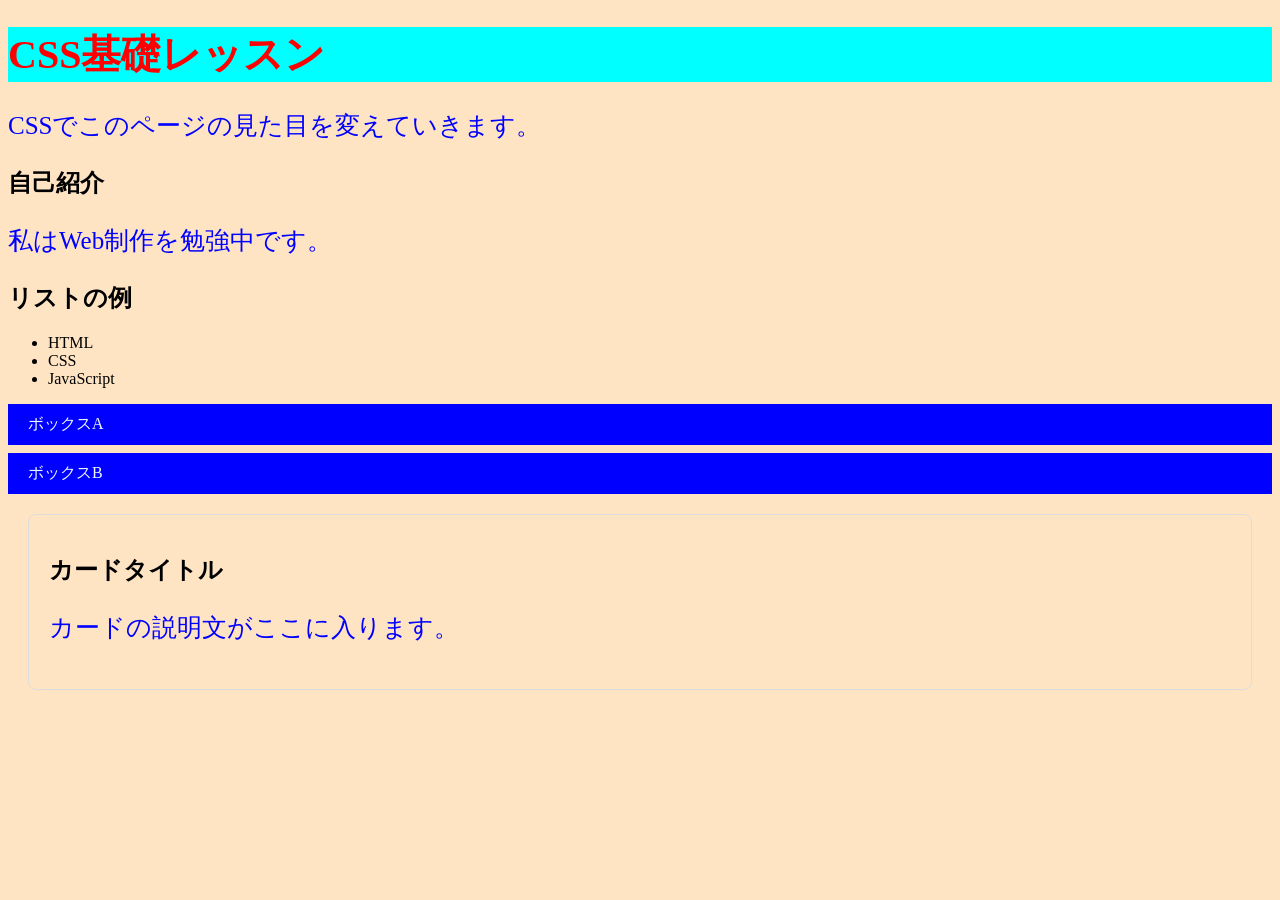
<file: exercises/lesson02/index.html>
<!doctype html>
<html lang="ja">
  <head>
    <meta charset="UTF-8" />
    <meta name="viewport" content="width=device-width, initial-scale=1.0" />
    <title>CSS基礎レッスン</title>
    <link rel="stylesheet" href="style.css" />
  </head>
  <body>
    <h1>CSS基礎レッスン</h1>
    <p>CSSでこのページの見た目を変えていきます。</p>

    <h2>自己紹介</h2>
    <p>私はWeb制作を勉強中です。</p>

    <h2>リストの例</h2>
    <ul>
      <li>HTML</li>
      <li>CSS</li>
      <li>JavaScript</li>
    </ul>

    <div class="box">ボックスA</div>
    <div class="box">ボックスB</div>

    <div class="card">
      <h2>カードタイトル</h2>
      <p>カードの説明文がここに入ります。</p>
    </div>
  </body>
</html>
</file>
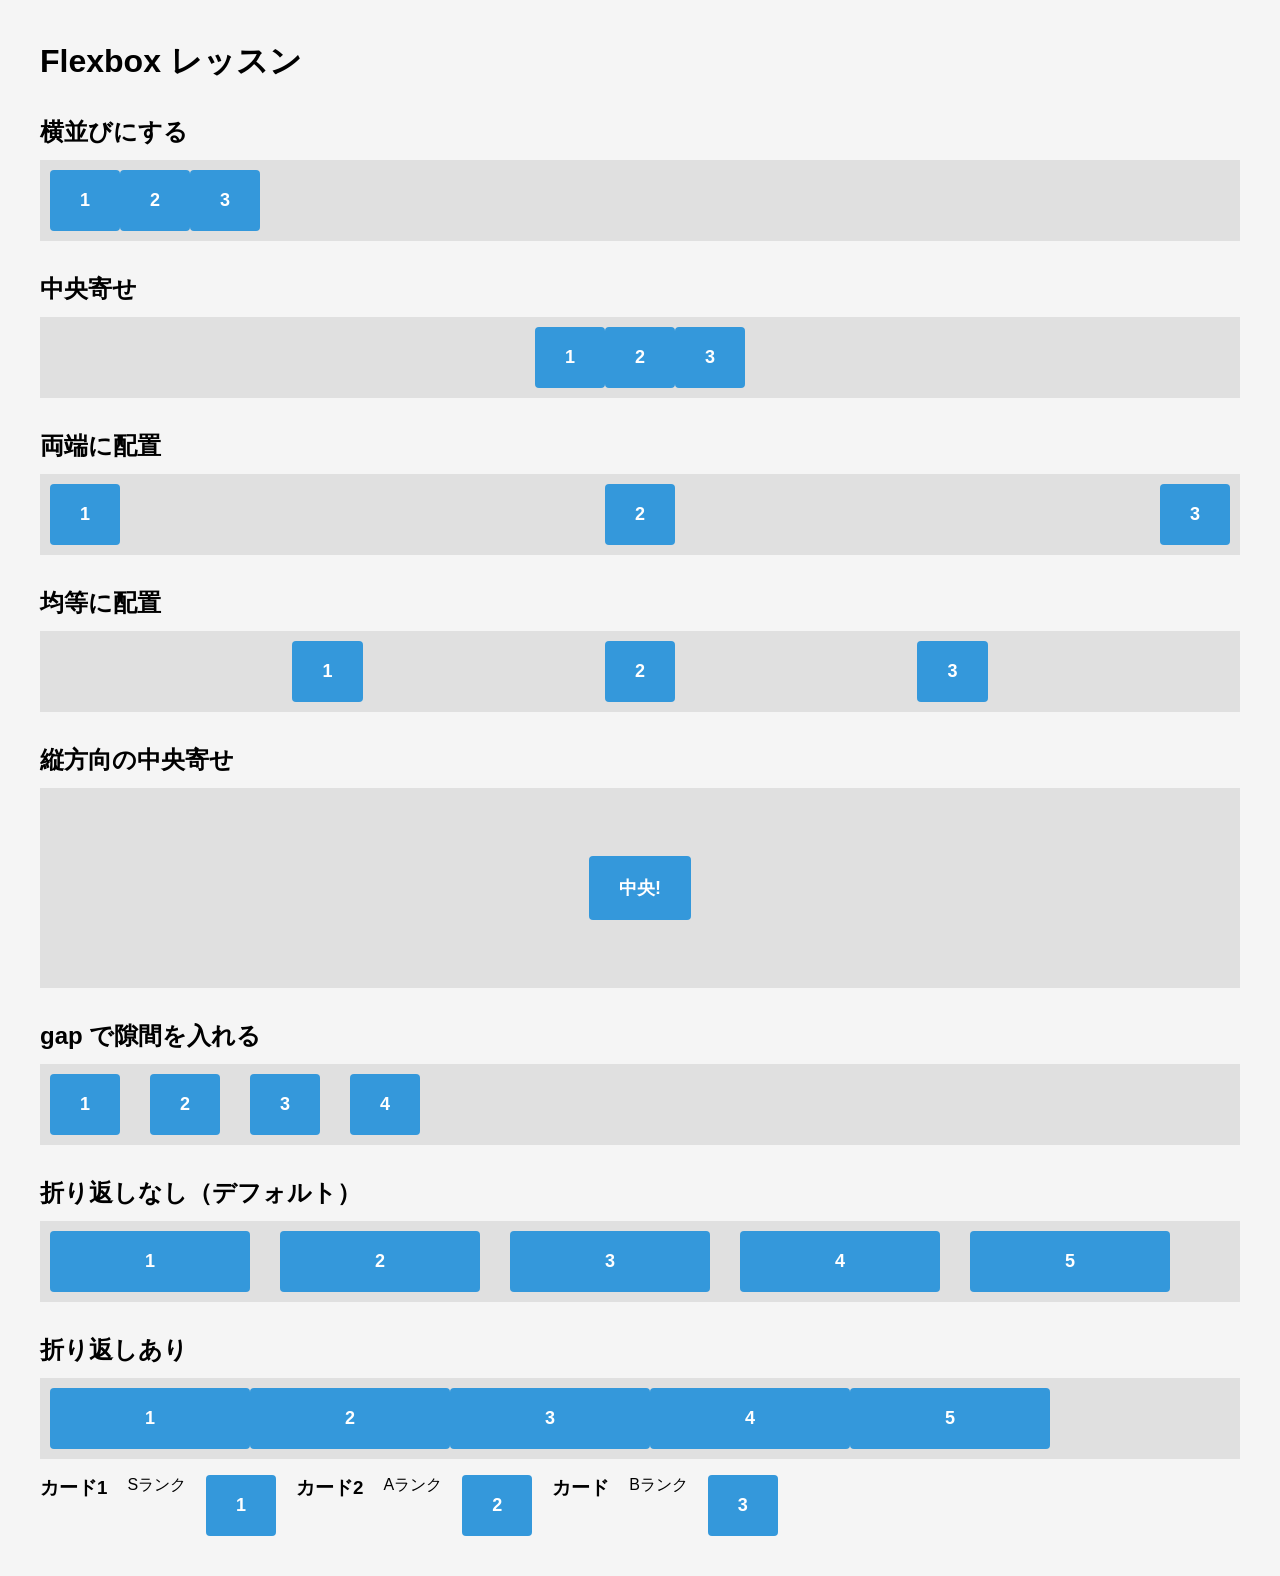
<file: exercises/lesson03/index.html>
<!DOCTYPE html>
<html lang="ja">
<head>
  <meta charset="UTF-8">
  <meta name="viewport" content="width=device-width, initial-scale=1.0">
  <title>Flexboxレッスン</title>
  <link rel="stylesheet" href="style.css">
</head>
<body>

  <h1>Flexbox レッスン</h1>

  <!-- Step 1: display: flex で横並び -->
  <h2>横並びにする</h2>
  <div class="container">
    <div class="item">1</div>
    <div class="item">2</div>
    <div class="item">3</div>
  </div>

  <!-- Step 2: justify-content -->
  <h2>中央寄せ</h2>
  <div class="container jc-center">
    <div class="item">1</div>
    <div class="item">2</div>
    <div class="item">3</div>
  </div>

  <h2>両端に配置</h2>
  <div class="container jc-between">
    <div class="item">1</div>
    <div class="item">2</div>
    <div class="item">3</div>
  </div>

  <h2>均等に配置</h2>
  <div class="container jc-evenly">
    <div class="item">1</div>
    <div class="item">2</div>
    <div class="item">3</div>
  </div>

  <!-- Step 3: align-items: center -->
  <h2>縦方向の中央寄せ</h2>
  <div class="container center-both">
    <div class="item">中央!</div>
  </div>

  <!-- Step 4: gap -->
  <h2>gap で隙間を入れる</h2>
  <div class="container gap-demo">
    <div class="item">1</div>
    <div class="item">2</div>
    <div class="item">3</div>
    <div class="item">4</div>
  </div>

  <!-- Step 5: flex-wrap -->
  <h2>折り返しなし（デフォルト）</h2>
  <div class="container nowrap-demo">
    <div class="item wide">1</div>
    <div class="item wide">2</div>
    <div class="item wide">3</div>
    <div class="item wide">4</div>
    <div class="item wide">5</div>
  </div>

  <h2>折り返しあり</h2>
  <div class="container wrap-demo">
    <div class="item wide">1</div>
    <div class="item wide">2</div>
    <div class="item wide">3</div>
    <div class="item wide">4</div>
    <div class="item wide">5</div>
  </div>

  <!-- 練習問題: カードを3つ横並びにしよう -->
<div class="card-container">
    <h3>カード1</h3>
    <p>Sランク</p>
    <div class="item">1</div>
    <h3>カード2</h3>
    <p>Aランク</p>
    <div class="item">2</div>
    <h3>カード</h3>
    <p>Bランク</p>
    <div class="item">3</div>
  </div>
</file>
<file: exercises/lesson02/style.css>
/* ===== Step 2: 文字の色とサイズ ===== */
/* h1 と p にスタイルを書いてみよう */
h1 {
  color: red;
  font-size: 40px;
}
p {
  color: blue;
  font-size: 25px;
}
/* ===== Step 3: 背景色 ===== */
/* body や h1 に background-color を追加しよう */
body {
  background-color: bisque;
}
h1 {
  background-color: aqua;
}
/* ===== Step 4: クラスセレクタ ===== */
/* .box にスタイルを書いてみよう */
.box {
  background-color: blue;
  color: aliceblue;
  padding: 20px;
  margin-bottom: 8px;
}
/* ===== Step 5: 余白（margin, padding） ===== */
/* padding と margin を調整しよう */
.box {
  padding: 20px;
  padding: 10px 20px;
}
.card {
  margin: 20px;
}
/* ===== Step 6: 枠線と角丸 ===== */
/* .card に border と border-radius を追加しよう */
.card {
  border: 1px solid #ddd;
}
.card {
  border: 1px solid #ddd;
  border-radius: 8px;
  padding: 20px;
}
</file>
<file: exercises/lesson03/style.css>
/* ===== リセット・基本設定 ===== */
* {
  margin: 0;
  padding: 0;
  box-sizing: border-box;
}

body {
  padding: 40px;
  font-family: sans-serif;
  background-color: #f5f5f5;
}

h1 {
  margin-bottom: 24px;
}

h2 {
  margin-top: 32px;
  margin-bottom: 12px;
}

/* コンテナ（親要素）の見た目 */
.container {
  background-color: #e0e0e0;
  padding: 10px;
  margin-bottom: 16px;
  display: flex;
}

/* アイテム（子要素）の見た目 */
.item {
  background-color: #3498db;
  color: white;
  padding: 20px 30px;
  text-align: center;
  font-weight: bold;
  font-size: 18px;
  border-radius: 4px;
}

/* ===== Step 2: justify-content ===== */
/* ガイドに沿って .jc-center, .jc-between, .jc-evenly を書こう */
.jc-center  { justify-content: center; }
.jc-between { justify-content: space-between; }
.jc-evenly  { justify-content: space-evenly; }

/* ===== Step 3: align-items: center ===== */
/* .center-both に justify-content, align-items, height を書こう */
.center-both {
  justify-content: center;
  align-items: center;
  height: 200px;
}

/* ===== Step 4: gap ===== */
/* .gap-demo に gap を追加しよう */
.gap-demo {
  gap: 30px;
}

/* ===== Step 5: flex-wrap ===== */
.item.wide {
  min-width: 200px;
}

/* .wrap-demo に flex-wrap と gap を書こう */
.nowrap-demo {
  flex-wrap: nowrap;
  gap: 30px;
} 
  /* デフォルト：折り返さない（はみ出す） */


/* ===== 練習問題: カードレイアウト ===== */
/* .card-container と .card のスタイルを自分で書いてみよう */
.card-container {
  display: flex;
  gap: 20px;
}

.card {
  background-color: white;
  padding: 20px;
  border: 1px solid #ddd;
  border-radius: 8px;
}
</file>
